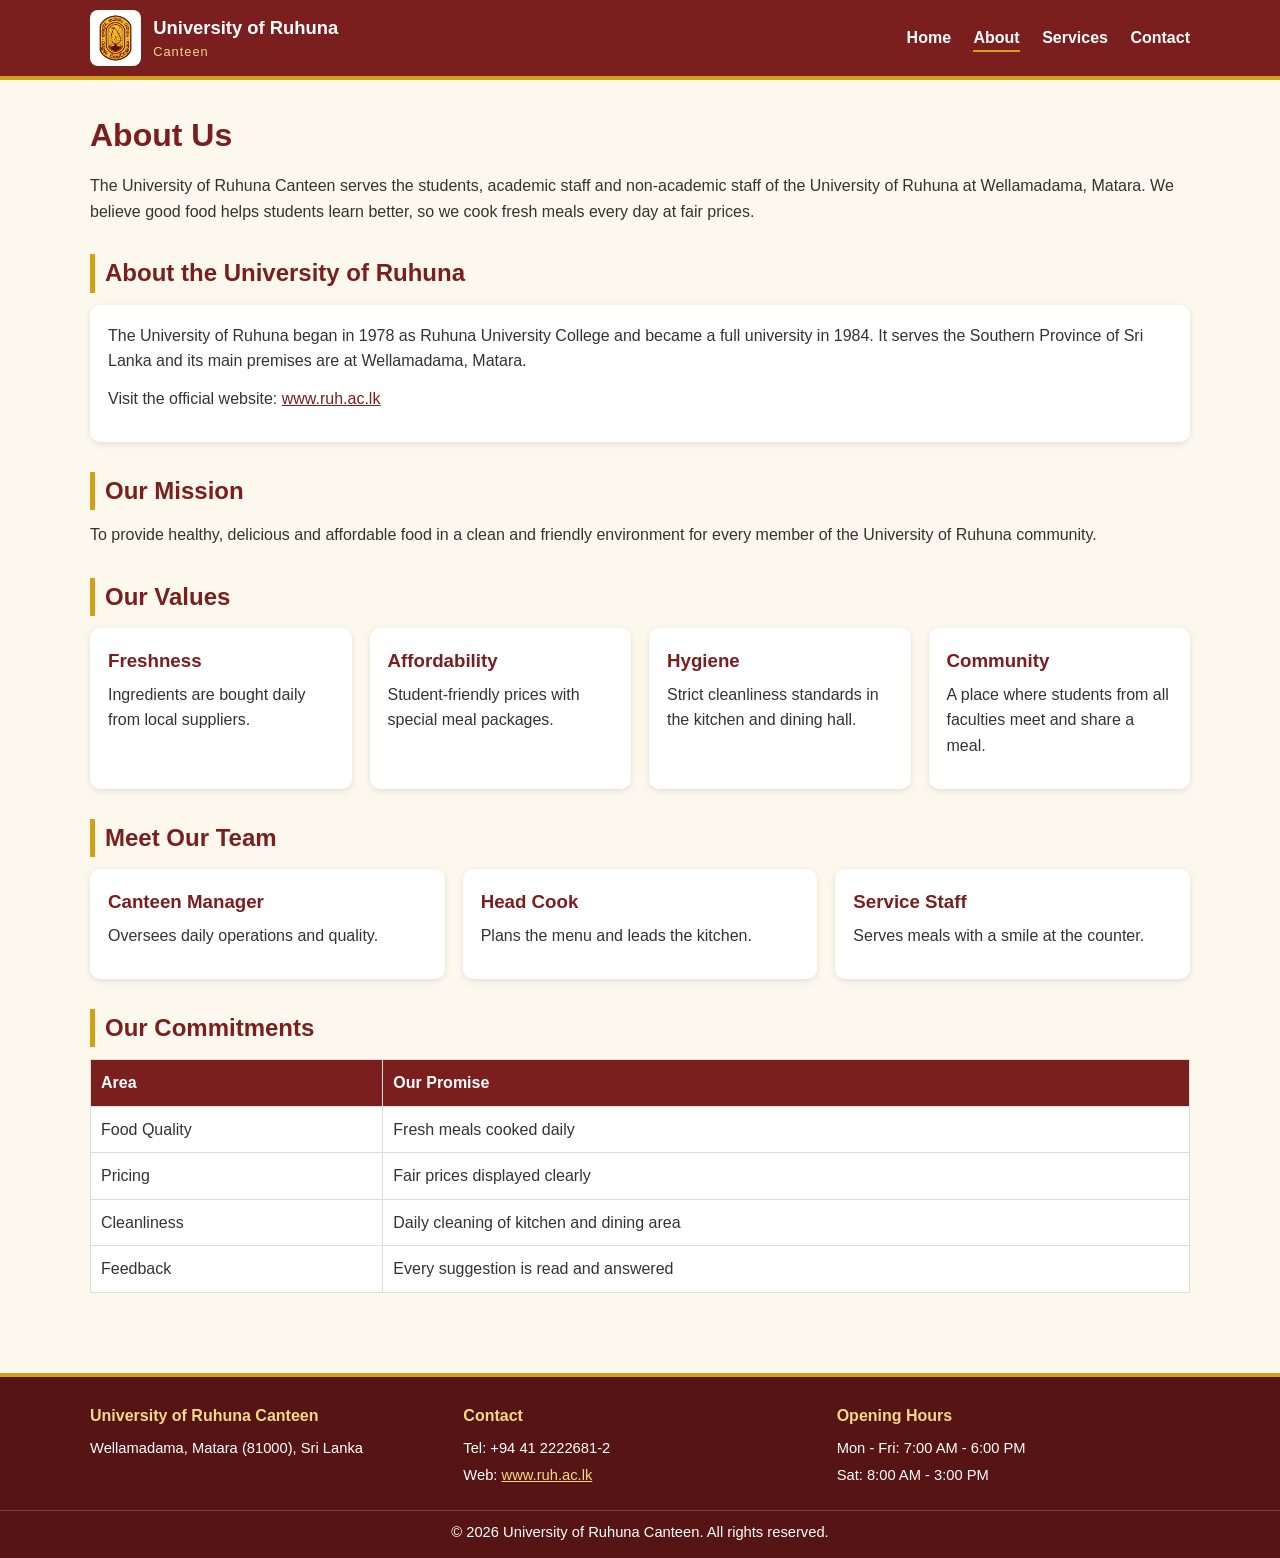
<file: about.html>
<!DOCTYPE html>
<html lang="en">
<head>
  <meta charset="UTF-8">
  <meta name="viewport" content="width=device-width, initial-scale=1.0">
  <title>About | University of Ruhuna Canteen</title>
  <link rel="icon" href="images/ruhuna-logo.png">
  <link rel="stylesheet" href="style.css">
</head>
<body>
  <header class="site-header">
    <div class="container">
      <a href="index.html" class="brand">
        <img src="images/ruhuna-logo.png" alt="University of Ruhuna logo" class="logo-img">
        <span>University of Ruhuna<small>Canteen</small></span>
      </a>
      <nav>
        <a href="index.html">Home</a>
        <a href="about.html" class="active">About</a>
        <a href="services.html">Services</a>
        <a href="contact.html">Contact</a>
      </nav>

    </div>
  </header>

  <main class="container">
    <h1>About Us</h1>
    <p>The University of Ruhuna Canteen serves the students, academic staff and non-academic staff of the University of Ruhuna at Wellamadama, Matara. We believe good food helps students learn better, so we cook fresh meals every day at fair prices.</p>

    <h2>About the University of Ruhuna</h2>
    <div class="card">
      <p>The University of Ruhuna began in 1978 as Ruhuna University College and became a full university in 1984. It serves the Southern Province of Sri Lanka and its main premises are at Wellamadama, Matara.</p>
      <p>Visit the official website: <a href="https://www.ruh.ac.lk" target="_blank" rel="noopener">www.ruh.ac.lk</a></p>
    </div>

    <h2>Our Mission</h2>
    <p>To provide healthy, delicious and affordable food in a clean and friendly environment for every member of the University of Ruhuna community.</p>

    <h2>Our Values</h2>
     <div class="grid">
      <div class="card"><h3>Freshness</h3><p>Ingredients are bought daily from local suppliers.</p></div>
      <div class="card"><h3>Affordability</h3><p>Student-friendly prices with special meal packages.</p></div>
      <div class="card"><h3>Hygiene</h3><p>Strict cleanliness standards in the kitchen and dining hall.</p></div>
      <div class="card"><h3>Community</h3><p>A place where students from all faculties meet and share a meal.</p></div>
    </div>


    <h2>Meet Our Team</h2>
     <div class="grid">
      <div class="card"><h3>Canteen Manager</h3><p>Oversees daily operations and quality.</p></div>
      <div class="card"><h3>Head Cook</h3><p>Plans the menu and leads the kitchen.</p></div>
      <div class="card"><h3>Service Staff</h3><p>Serves meals with a smile at the counter.</p></div>
    </div>

   

    <h2>Our Commitments</h2>
      <table>
      <tr><th>Area</th><th>Our Promise</th></tr>
      <tr><td>Food Quality</td><td>Fresh meals cooked daily</td></tr>
      <tr><td>Pricing</td><td>Fair prices displayed clearly</td></tr>
      <tr><td>Cleanliness</td><td>Daily cleaning of kitchen and dining area</td></tr>
      <tr><td>Feedback</td><td>Every suggestion is read and answered</td></tr>
    </table>

   
  </main>

  <footer class="site-footer">
    <div class="container footer-grid">
      <div>
        <h3>University of Ruhuna Canteen</h3>
        <p>Wellamadama, Matara (81000), Sri Lanka</p>
      </div>
      <div>
        <h3>Contact</h3>
        <p>Tel: +94 41 2222681-2</p>
        <p>Web: <a href="https://www.ruh.ac.lk" target="_blank" rel="noopener">www.ruh.ac.lk</a></p>
      </div>
      <div>
        <h3>Opening Hours</h3>
        <p>Mon - Fri: 7:00 AM - 6:00 PM</p>
        <p>Sat: 8:00 AM - 3:00 PM</p>
      </div>
    </div>
    <p class="copy">&copy; 2026 University of Ruhuna Canteen. All rights reserved.</p>
  </footer>
</body>
</html>
</file>
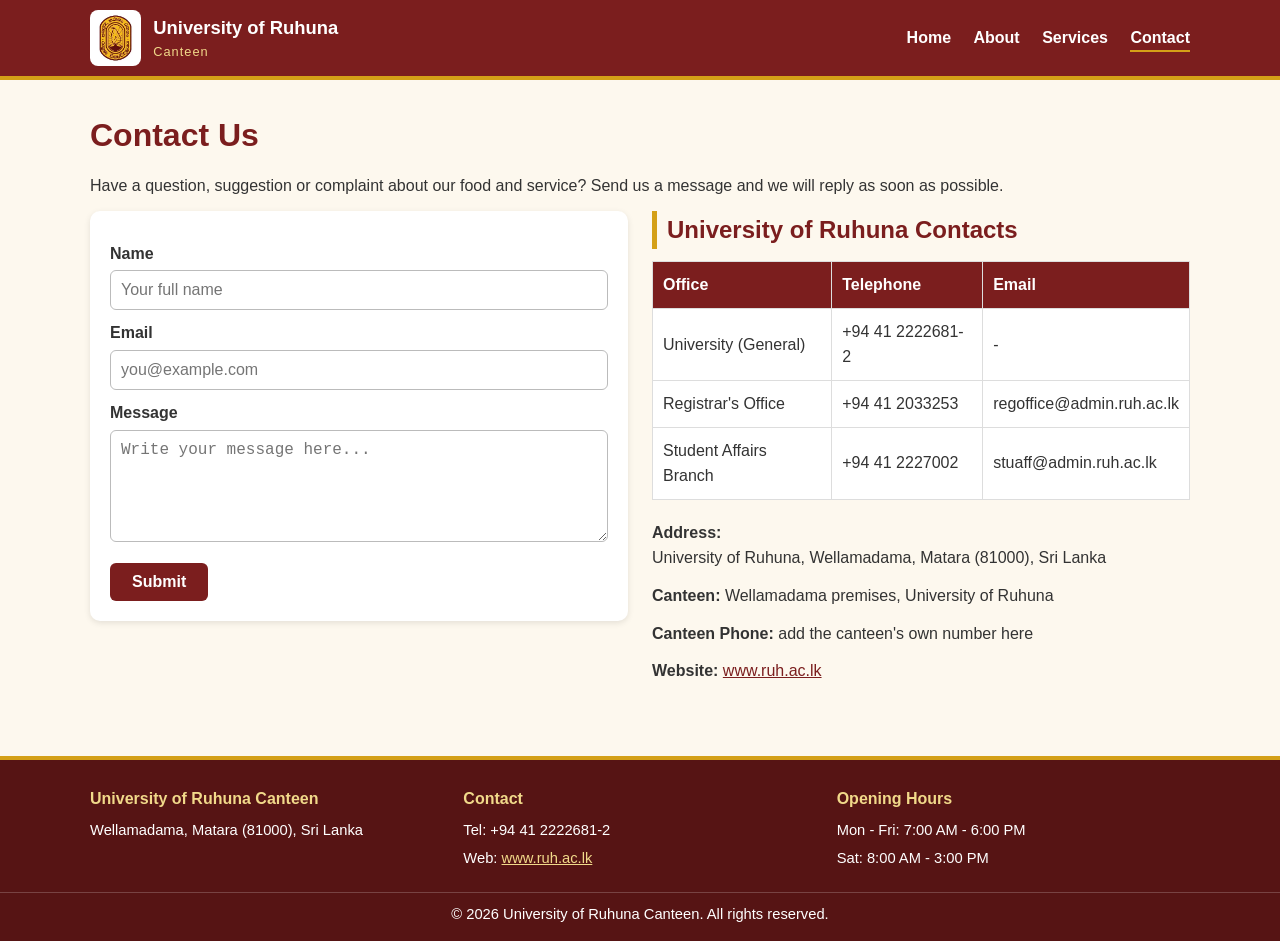
<file: contact.html>
<!DOCTYPE html>
<html lang="en">
<head>
  <meta charset="UTF-8">
  <meta name="viewport" content="width=device-width, initial-scale=1.0">
  <title>Contact | University of Ruhuna Canteen</title>
  <link rel="icon" href="images/ruhuna-logo.png">
  <link rel="stylesheet" href="style.css">
</head>
<body>
  <header class="site-header">
    <div class="container">
      <a href="index.html" class="brand">
        <img src="images/ruhuna-logo.png" alt="University of Ruhuna logo" class="logo-img">
        <span>University of Ruhuna<small>Canteen</small></span>
      </a>
      <nav>
        <a href="index.html">Home</a>
        <a href="about.html">About</a>
        <a href="services.html">Services</a>
        <a href="contact.html" class="active">Contact</a>
      </nav>
    </div>
  </header>

  <main class="container">
    <h1>Contact Us</h1>
    <p>Have a question, suggestion or complaint about our food and service? Send us a message and we will reply as soon as possible.</p>

    <div class="contact-layout">
      <form action="#" method="post">
        <label for="name">Name</label>
        <input type="text" id="name" name="name" placeholder="Your full name" required>

        <label for="email">Email</label>
        <input type="email" id="email" name="email" placeholder="you@example.com" required>

        <label for="message">Message</label>
        <textarea id="message" name="message" rows="5" placeholder="Write your message here..." required></textarea>

        <button type="submit" class="btn btn-maroon">Submit</button>
      </form>

      <div>
        <h2 style="margin-top:0">University of Ruhuna Contacts</h2>
        <table>
          <tr><th>Office</th><th>Telephone</th><th>Email</th></tr>
          <tr><td>University (General)</td><td>+94 41 2222681-2</td><td>-</td></tr>
          <tr><td>Registrar's Office</td><td>+94 41 2033253</td><td>regoffice@admin.ruh.ac.lk</td></tr>
          <tr><td>Student Affairs Branch</td><td>+94 41 2227002</td><td>stuaff@admin.ruh.ac.lk</td></tr>
        </table>

        <p><strong>Address:</strong><br>University of Ruhuna, Wellamadama, Matara (81000), Sri Lanka</p>
        <p><strong>Canteen:</strong> Wellamadama premises, University of Ruhuna</p>
        <p><strong>Canteen Phone:</strong> add the canteen's own number here</p>
        <p><strong>Website:</strong> <a href="https://www.ruh.ac.lk" target="_blank" rel="noopener">www.ruh.ac.lk</a></p>
      </div>
    </div>
  </main>

  <footer class="site-footer">
    <div class="container footer-grid">
      <div>
        <h3>University of Ruhuna Canteen</h3>
        <p>Wellamadama, Matara (81000), Sri Lanka</p>
      </div>
      <div>
        <h3>Contact</h3>
        <p>Tel: +94 41 2222681-2</p>
        <p>Web: <a href="https://www.ruh.ac.lk" target="_blank" rel="noopener">www.ruh.ac.lk</a></p>
      </div>
      <div>
        <h3>Opening Hours</h3>
        <p>Mon - Fri: 7:00 AM - 6:00 PM</p>
        <p>Sat: 8:00 AM - 3:00 PM</p>
      </div>
    </div>
    <p class="copy">&copy; 2026 University of Ruhuna Canteen. All rights reserved.</p>
  </footer>
</body>
</html>
</file>
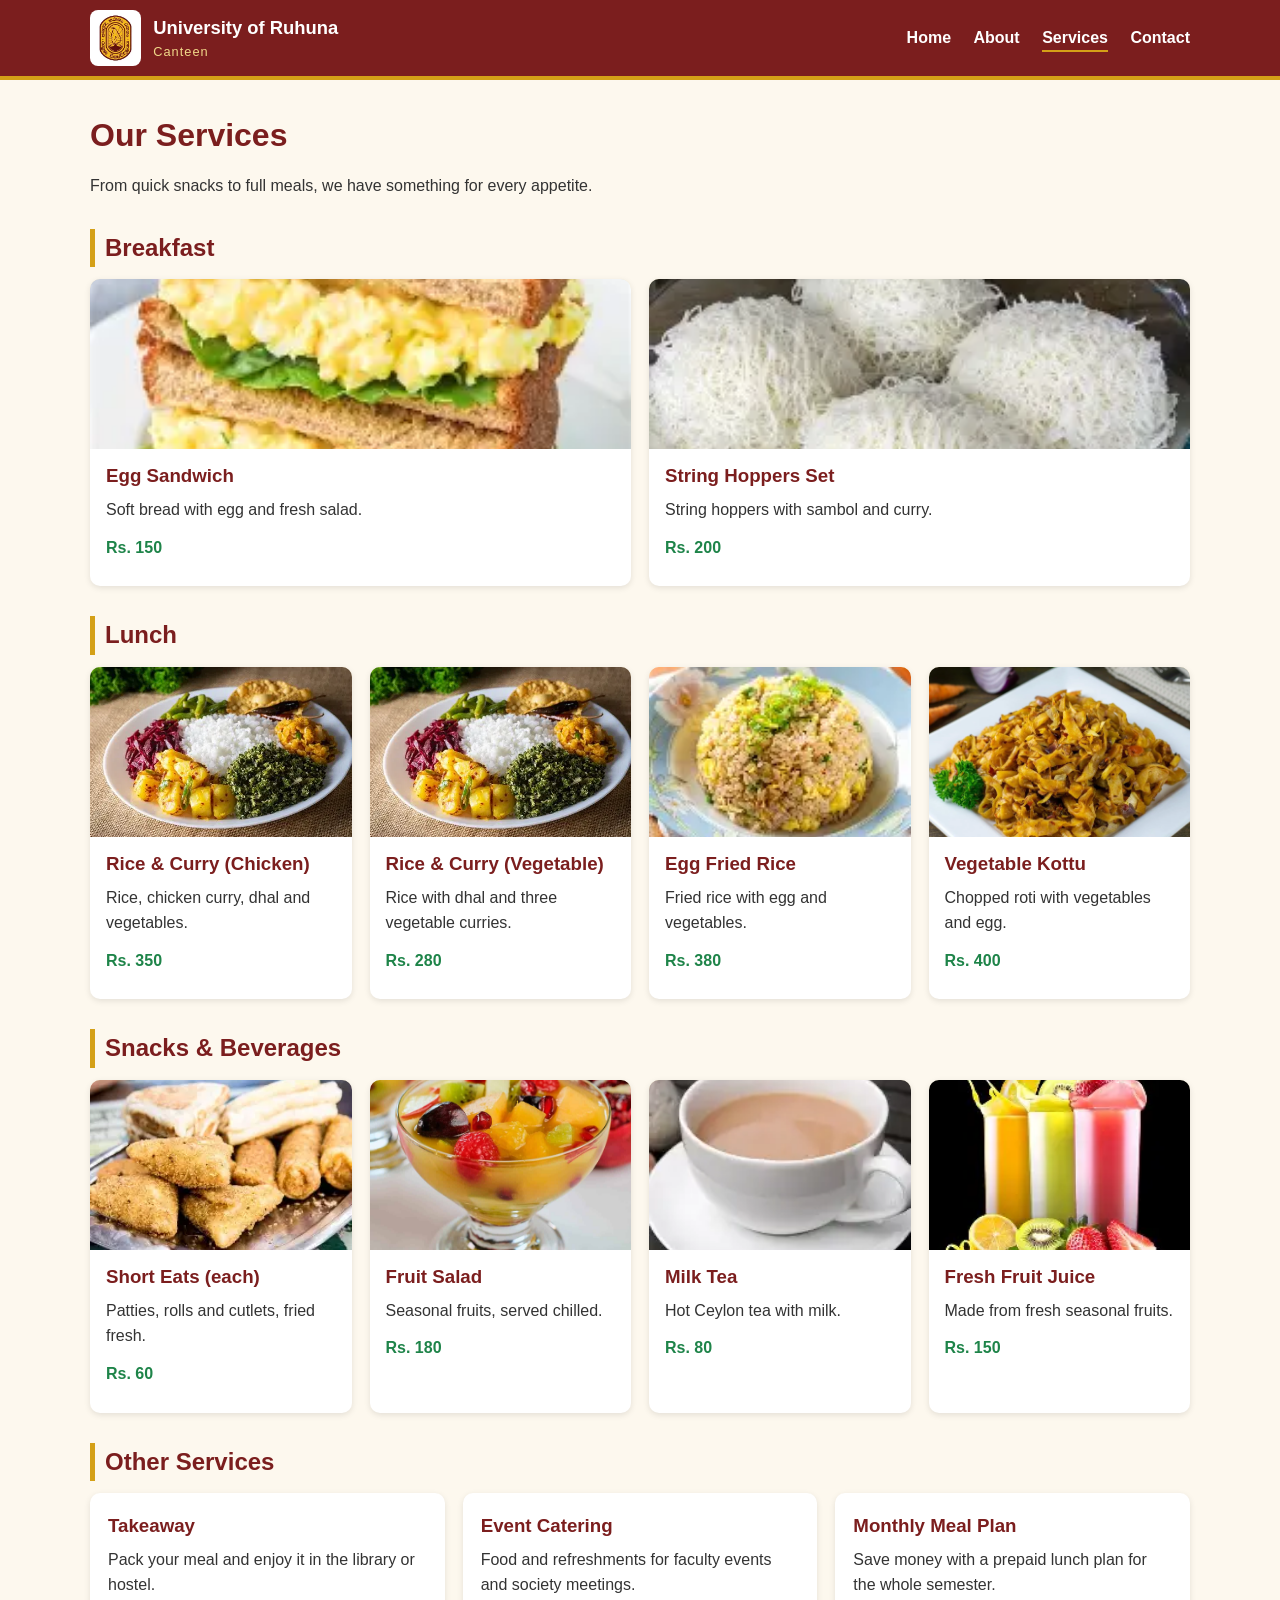
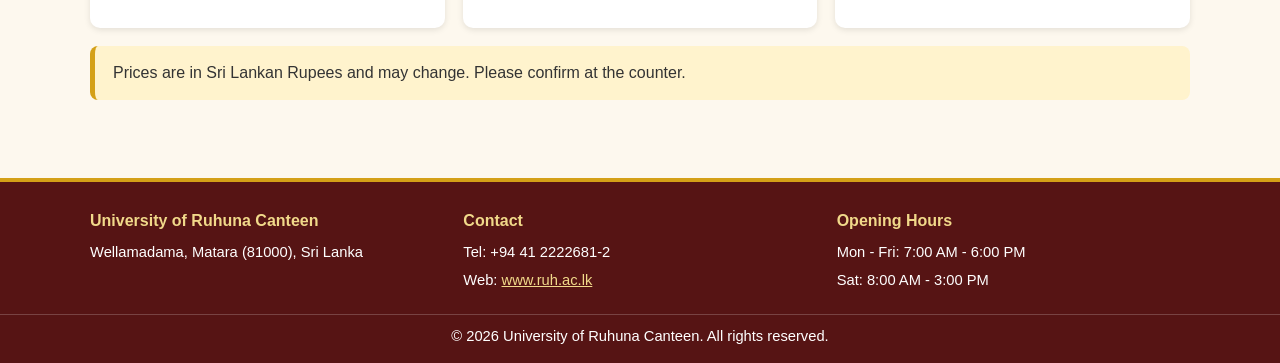
<file: services.html>
<!DOCTYPE html>
<html lang="en">
<head>
 <meta charset="UTF-8">
  <meta name="viewport" content="width=device-width, initial-scale=1.0">
  <title>Services | University of Ruhuna Canteen</title>
  <link rel="icon" href="images/ruhuna-logo.png">
  <link rel="stylesheet" href="style.css">
</head>
<body>
  <header class="site-header">
    <div class="container">
      <a href="index.html" class="brand">
        <img src="images/ruhuna-logo.png" alt="University of Ruhuna logo" class="logo-img">
        <span>University of Ruhuna<small>Canteen</small></span>
      </a>
      <nav>
        <a href="index.html">Home</a>
        <a href="about.html">About</a>
        <a href="services.html" class="active">Services</a>
        <a href="contact.html">Contact</a>
      </nav> 
    </div>
  </header>

  <main class="container">
    <h1>Our Services</h1>
    <p>From quick snacks to full meals, we have something for every appetite.</p>

    <h2>Breakfast</h2>
    <div class="grid">
      <div class="card food-card">
        <div class="food-img" data-emoji="🥪"><img src="images/egg-sandwich.webp" alt="Egg Sandwich" onerror="this.remove()"></div>
        <h3>Egg Sandwich</h3>
        <p>Soft bread with egg and fresh salad.</p>
        <p class="price">Rs. 150</p>
      </div>
      <div class="card food-card">
        <div class="food-img" data-emoji="🍜"><img src="images/string-hoppers.webp" alt="String Hoppers Set" onerror="this.remove()"></div>
        <h3>String Hoppers Set</h3>
        <p>String hoppers with sambol and curry.</p>
        <p class="price">Rs. 200</p>
      </div>
    </div>

    <h2>Lunch</h2>
    <div class="grid">
      <div class="card food-card">
        <div class="food-img" data-emoji="🍛"><img src="images/rice-and-curry.webp" alt="Rice &amp; Curry (Chicken)" onerror="this.remove()"></div>
        <h3>Rice &amp; Curry (Chicken)</h3>
        <p>Rice, chicken curry, dhal and vegetables.</p>
        <p class="price">Rs. 350</p>
      </div>
      <div class="card food-card">
        <div class="food-img" data-emoji="🍛"><img src="images/rice-and-curry.webp" alt="Rice &amp; Curry (Vegetable)" onerror="this.remove()"></div>
        <h3>Rice &amp; Curry (Vegetable)</h3>
        <p>Rice with dhal and three vegetable curries.</p>
        <p class="price">Rs. 280</p>
      </div>
      <div class="card food-card">
        <div class="food-img" data-emoji="🍳"><img src="images/egg-fried-rice.webp" alt="Egg Fried Rice" onerror="this.remove()"></div>
        <h3>Egg Fried Rice</h3>
        <p>Fried rice with egg and vegetables.</p>
        <p class="price">Rs. 380</p>
      </div>
      <div class="card food-card">
        <div class="food-img" data-emoji="🥘"><img src="images/kottu.webp" alt="Vegetable Kottu" onerror="this.remove()"></div>
        <h3>Vegetable Kottu</h3>
        <p>Chopped roti with vegetables and egg.</p>
        <p class="price">Rs. 400</p>
      </div>
    </div>  

    <h2>Snacks &amp; Beverages</h2>
    <div class="grid">
      <div class="card food-card">
        <div class="food-img" data-emoji="🥟"><img src="images/short-eats.webp" alt="Short Eats (each)" onerror="this.remove()"></div>
        <h3>Short Eats (each)</h3>
        <p>Patties, rolls and cutlets, fried fresh.</p>
        <p class="price">Rs. 60</p>
      </div>
      <div class="card food-card">
        <div class="food-img" data-emoji="🥗"><img src="images/fruit-salad.jpg" alt="Fruit Salad" onerror="this.remove()"></div>
        <h3>Fruit Salad</h3>
        <p>Seasonal fruits, served chilled.</p>
        <p class="price">Rs. 180</p>
      </div>
      <div class="card food-card">
        <div class="food-img" data-emoji="☕"><img src="images/milk-tea.webp" alt="Milk Tea" onerror="this.remove()"></div>
        <h3>Milk Tea</h3>
        <p>Hot Ceylon tea with milk.</p>
        <p class="price">Rs. 80</p>
      </div>
      <div class="card food-card">
        <div class="food-img" data-emoji="🧃"><img src="images/fruit-juice.webp" alt="Fresh Fruit Juice" onerror="this.remove()"></div>
        <h3>Fresh Fruit Juice</h3>
        <p>Made from fresh seasonal fruits.</p>
        <p class="price">Rs. 150</p>
      </div>
    </div>  

    <h2>Other Services</h2>
    <div class="grid">
      <div class="card"><h3>Takeaway</h3><p>Pack your meal and enjoy it in the library or hostel.</p></div>
      <div class="card"><h3>Event Catering</h3><p>Food and refreshments for faculty events and society meetings.</p></div>
      <div class="card"><h3>Monthly Meal Plan</h3><p>Save money with a prepaid lunch plan for the whole semester.</p></div>
    </div>

    <p class="notice">Prices are in Sri Lankan Rupees and may change. Please confirm at the counter.</p>
  </main>

  <footer class="site-footer">
    <div class="container footer-grid">
      <div>
        <h3>University of Ruhuna Canteen</h3>
        <p>Wellamadama, Matara (81000), Sri Lanka</p>
      </div>
      <div>
        <h3>Contact</h3>
        <p>Tel: +94 41 2222681-2</p>
        <p>Web: <a href="https://www.ruh.ac.lk" target="_blank" rel="noopener">www.ruh.ac.lk</a></p>
      </div>
      <div>
        <h3>Opening Hours</h3>
        <p>Mon - Fri: 7:00 AM - 6:00 PM</p>
        <p>Sat: 8:00 AM - 3:00 PM</p>
      </div>
    </div>
    <p class="copy">&copy; 2026 University of Ruhuna Canteen. All rights reserved.</p>
  </footer> 
</body>
</html>
</file>
<file: style.css>
/* ===== University of Ruhuna Canteen - shared styles (owned by Team Leader) ===== */
:root { --maroon: #7b1e1e; --maroon-dark: #561414; --gold: #d4a017; --cream: #fdf8ee; --text: #333; }
* { box-sizing: border-box; margin: 0; padding: 0; }
body { font-family: Arial, Helvetica, sans-serif; line-height: 1.6; color: var(--text); background: var(--cream); }
.container { width: 92%; max-width: 1100px; margin: 0 auto; }
a { color: var(--maroon); }

/* Header & navigation */
.site-header { background: var(--maroon); color: #fff; padding: 10px 0; border-bottom: 4px solid var(--gold); position: sticky; top: 0; z-index: 10; }
.site-header .container { display: flex; justify-content: space-between; align-items: center; flex-wrap: wrap; gap: 8px; }
.brand { display: flex; align-items: center; gap: 12px; color: #fff; text-decoration: none; font-weight: bold; font-size: 1.15rem; }
.brand small { display: block; font-size: .8rem; font-weight: normal; color: #f1d98a; letter-spacing: 1px; }
.logo-img { height: 56px; width: auto; background: #fff; border-radius: 8px; padding: 3px; }
nav a { color: #fff; text-decoration: none; margin-left: 18px; padding: 4px 0; font-weight: bold; }
nav a:hover, nav a.active { border-bottom: 2px solid var(--gold); }

/* Typography */
main { padding: 30px 0; }
h1 { color: var(--maroon); margin-bottom: 12px; }
h2 { color: var(--maroon); margin: 30px 0 12px; border-left: 5px solid var(--gold); padding-left: 10px; }
p { margin-bottom: 12px; }

/* Hero */
.hero { background: linear-gradient(135deg, var(--maroon), var(--maroon-dark)); color: #fff; text-align: center; padding: 50px 20px; border-radius: 12px; margin-bottom: 24px; }
.hero h1 { color: #fff; font-size: 2rem; }
.hero p { font-size: 1.1rem; max-width: 650px; margin: 0 auto 18px; }
.hero-logo { height: 110px; background: #fff; border-radius: 14px; padding: 6px; margin-bottom: 14px; }
.btn { display: inline-block; background: var(--gold); color: #2b1a00; padding: 10px 22px; border: none; border-radius: 6px; text-decoration: none; cursor: pointer; font-size: 1rem; font-weight: bold; }
.btn:hover { background: #b8860b; color: #fff; }
.btn-maroon { background: var(--maroon); color: #fff; }
.btn-maroon:hover { background: var(--maroon-dark); }

/* Stats strip */
.stats { display: grid; grid-template-columns: repeat(auto-fit, minmax(160px, 1fr)); gap: 14px; margin: 20px 0; }
.stat { background: #fff; border-top: 4px solid var(--gold); border-radius: 10px; text-align: center; padding: 16px; box-shadow: 0 2px 6px rgba(0,0,0,.1); }
.stat strong { display: block; font-size: 1.6rem; color: var(--maroon); }

/* Notice box */
.notice { background: #fff3cd; border-left: 5px solid var(--gold); padding: 14px 18px; border-radius: 8px; margin: 18px 0; }

/* Cards grid */
.grid { display: grid; grid-template-columns: repeat(auto-fit, minmax(230px, 1fr)); gap: 18px; margin-top: 12px; }
.card { background: #fff; padding: 18px; border-radius: 10px; box-shadow: 0 2px 6px rgba(0,0,0,.1); }
.card h3 { color: var(--maroon); margin-bottom: 6px; }
.price { font-weight: bold; color: #1e8449; }

/* Food cards with photos (emoji shows if the photo is missing) */
.food-card { padding: 0 0 14px; overflow: hidden; }
.food-card h3, .food-card p { padding: 0 16px; }
.food-img { position: relative; height: 170px; margin-bottom: 12px; background: #f6e7c1; display: flex; align-items: center; justify-content: center; }
.food-img::before { content: attr(data-emoji); font-size: 3.5rem; }
.food-img img { position: absolute; inset: 0; width: 100%; height: 100%; object-fit: cover; }

/* Tables */
table { width: 100%; border-collapse: collapse; background: #fff; margin: 10px 0 20px; }
th, td { padding: 10px; border: 1px solid #ddd; text-align: left; }
th { background: var(--maroon); color: #fff; }

/* Contact form */
form { background: #fff; padding: 20px; border-radius: 10px; box-shadow: 0 2px 6px rgba(0,0,0,.1); }
label { display: block; margin: 10px 0 4px; font-weight: bold; }
input, textarea { width: 100%; padding: 10px; border: 1px solid #bbb; border-radius: 6px; font-size: 1rem; }
form .btn { margin-top: 14px; }
.contact-layout { display: grid; grid-template-columns: repeat(auto-fit, minmax(300px, 1fr)); gap: 24px; align-items: start; }

/* Footer */
.site-footer { background: var(--maroon-dark); color: #fff; padding: 26px 0 10px; margin-top: 30px; border-top: 4px solid var(--gold); }
.site-footer h3 { color: #f1d98a; margin-bottom: 8px; font-size: 1rem; }
.site-footer a { color: #f1d98a; }
.footer-grid { display: grid; grid-template-columns: repeat(auto-fit, minmax(220px, 1fr)); gap: 20px; }
.site-footer p { margin-bottom: 4px; font-size: .92rem; }
.site-footer .copy { text-align: center; margin-top: 18px; padding-top: 10px; border-top: 1px solid rgba(255,255,255,.2); }
</file>
